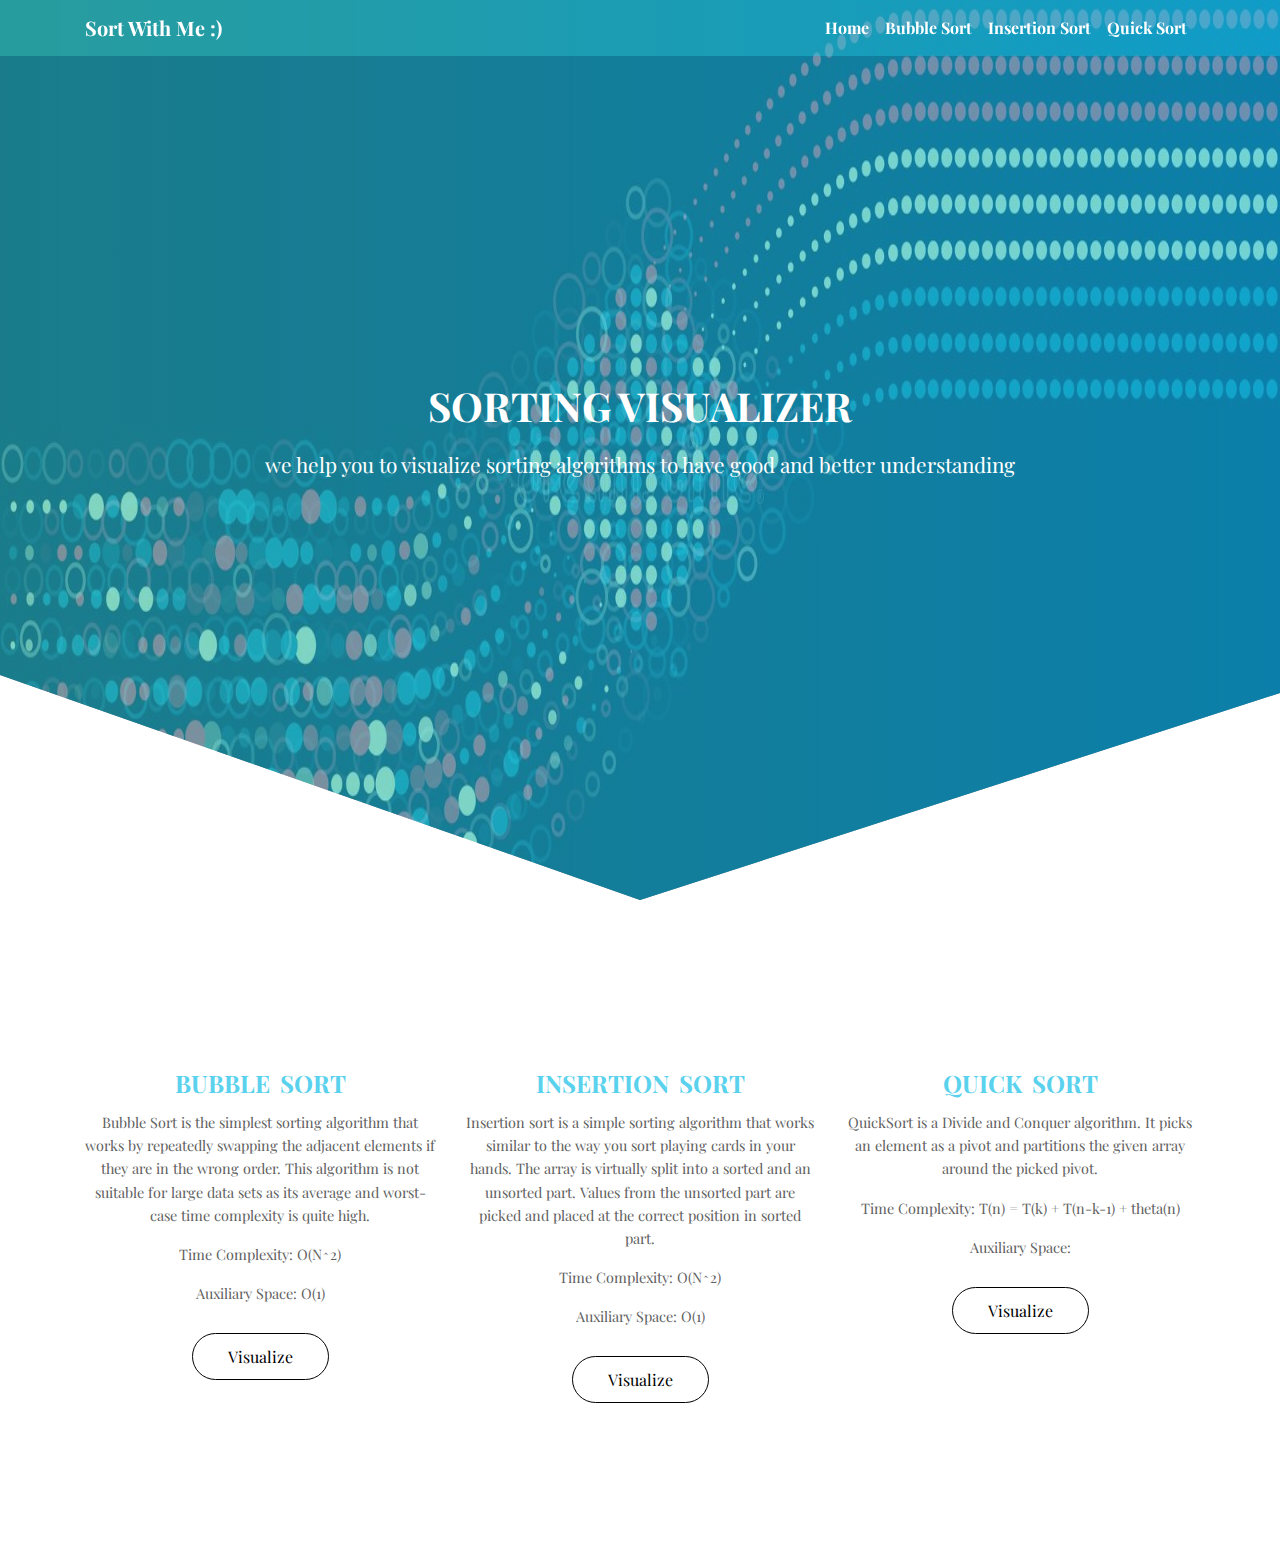
<file: index.html>
<!DOCTYPE html>
<html lang="en">
<head>
    <title>Sorting Visualizer</title>
    <meta charset="UTF-8">
    <meta name="viewport" content="width=device-width, initial-scale=1">
    <link rel="stylesheet" href="css/style.css">
  <link rel="stylesheet" href="https://cdn.jsdelivr.net/npm/bootstrap@4.6.1/dist/css/bootstrap.min.css">
  <link href="https://fonts.googleapis.com/css2?family=Playfair+Display&display=swap" rel="stylesheet">
  
</head>
<body>

<div class="header" id="topheader">
    <nav class="navbar navbar-expand-lg fixed-top">

    <div class="container" text-uppercase p-2>

        <a class="navbar-brand font-weight-bold text-white" href="#">Sort With Me :)</a>
        <button class="navbar-toggler" type="button" data-toggle="collapse" data-target="#navbarSupportedContent" aria-controls="navbarSupportedContent" aria-expanded="false" aria-label="Toggle navigation">
          <span class="navbar-toggler-icon"></span>
        </button>
      
        <div class="collapse navbar-collapse" id="navbarSupportedContent">
          <ul class="navbar-nav ml-auto" text-uppercase>

            <li class="nav-item active">
              <a class="nav-link" href="index.html">Home <span class="sr-only">(current)</span></a>
            </li>

            <li class="nav-item">
              <a class="nav-link" href="Bubble.html">Bubble Sort</a>
            </li>

            <li class="nav-item">
                <a class="nav-link" href="Insertion.html">Insertion Sort</a>
              </li>

            <li class="nav-item">
                <a class="nav-link" href="Quick.html">Quick Sort</a>
            </li>
            
          </ul>
          
        </div>

    </div>
    </nav>

    

    <section class="header-section">
        <div class="center-div">
            <h1 class="font-weight-bold"> SORTING VISUALIZER </h1>
            <p> we help you to visualize sorting algorithms to have good and better understanding </p>
        </div>
    </section>
</div>

<!-- ***************** header part end ***************  -->


<!-- ***************** next part start ***************  -->

<section class="header-extra-div">
    <div class="container">
        <div class="row">
            <div class=" extra-div col-lg-4 col-md-4 col-12">
                <h2> BUBBLE SORT </h2>
                <p> Bubble Sort is the simplest sorting algorithm that works by repeatedly swapping the adjacent 
                  elements if they are in the wrong order. This algorithm is not suitable for large data sets 
                  as its average and worst-case time complexity is quite high.</p>
                  <p>Time Complexity: O(N^2)</p>
                  <p> Auxiliary Space: O(1)</p>
                  <br>
            <a href="Bubble.html" > Visualize </a> 

            </div>

            <div class=" extra-div col-lg-4 col-md-4 col-12">
                <h2> INSERTION SORT </h2>
                <p> Insertion sort is a simple sorting algorithm that works similar to the way you sort playing cards
                   in your hands. The array is virtually split into a sorted and an unsorted part. 
                   Values from the unsorted part are picked and placed at the correct position in sorted part.</p>
                  <p>Time Complexity: O(N^2)</p>
                  <p> Auxiliary Space: O(1)</p>
                  <br>
            <a href="Insertion.html" > Visualize </a>

            </div>

            <div class=" extra-div col-lg-4 col-md-4 col-12">
                <h2> QUICK SORT </h2>
                <p> QuickSort is a Divide and Conquer algorithm. It picks an element as a pivot and partitions 
                  the given array around the picked pivot. 
                  <p>Time Complexity: T(n) = T(k) + T(n-k-1) + theta(n) </p>
                  <p> Auxiliary Space: </p>
                  <br>
            <a href="Quick.html" > Visualize </a>

            </div>

        </div>

    </div>
</section>

<!-- ***************** next part end ***************  -->




    <script src="https://cdn.jsdelivr.net/npm/jquery@3.6.0/dist/jquery.slim.min.js"></script>
    <script src="https://cdn.jsdelivr.net/npm/popper.js@1.16.1/dist/umd/popper.min.js"></script>
    <script src="https://cdn.jsdelivr.net/npm/bootstrap@4.6.1/dist/js/bootstrap.bundle.min.js"></script>    
</body>
</html>
</file>
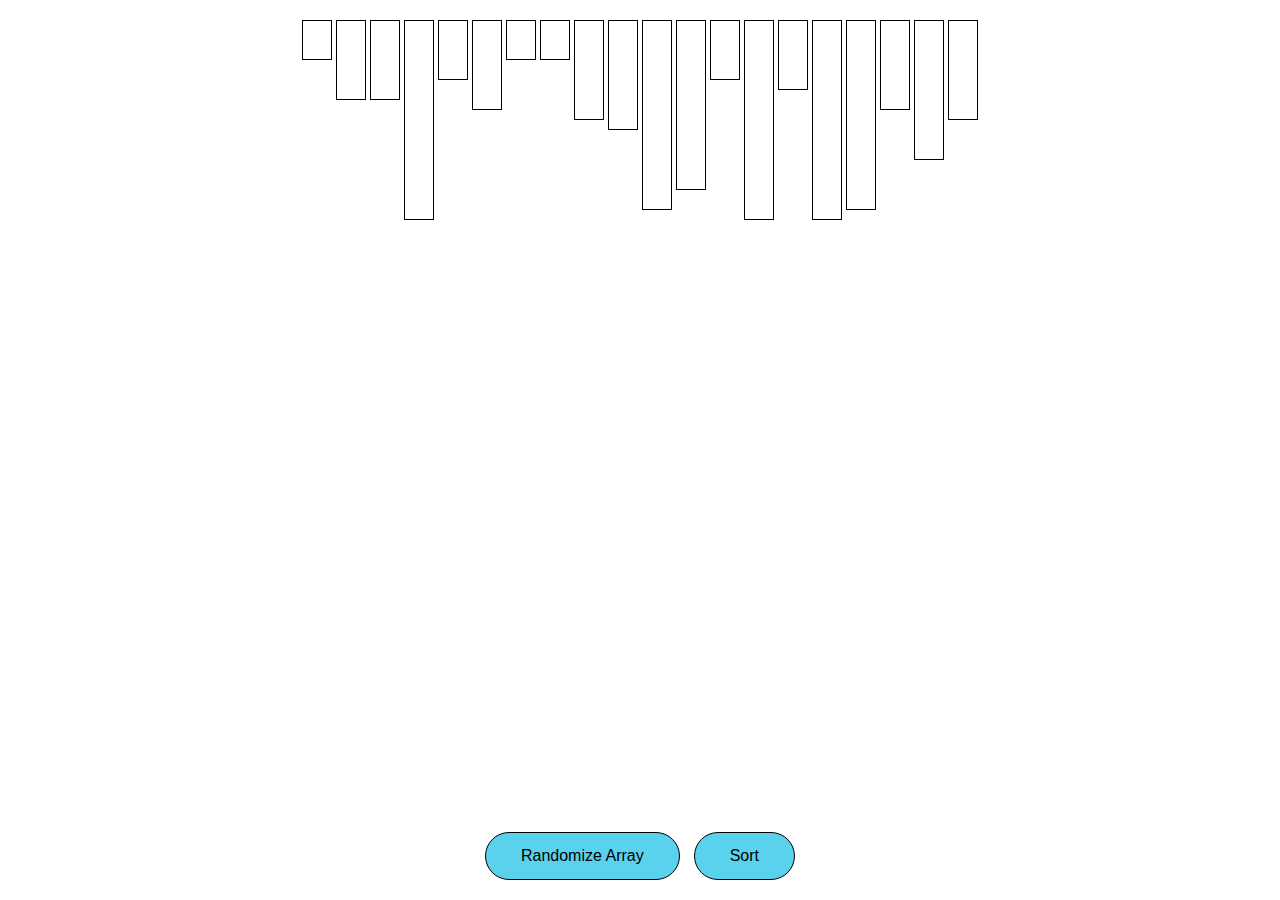
<file: Bubble.html>
<!DOCTYPE html>
<html lang="en">
<head>
    <meta charset="UTF-8">
    <meta http-equiv="X-UA-Compatible" content="IE=edge">
    <meta name="viewport" content="width=device-width, initial-scale=1.0">
    <link rel="stylesheet" href="css2/style.css">
    <title>Document</title>
</head>
<body>
    <div class="container">

        <div class="bars_container" id="bars_container"></div>

        <div class="buttons_container">
            <button class = "one" id="randomize_array_btn"> Randomize Array </button>
            <button class = "two" id="sort_btn"> Sort </button>
        </div>
    </div>




    <script src = "Bubble.js"></script>
</body>
</html>
</file>
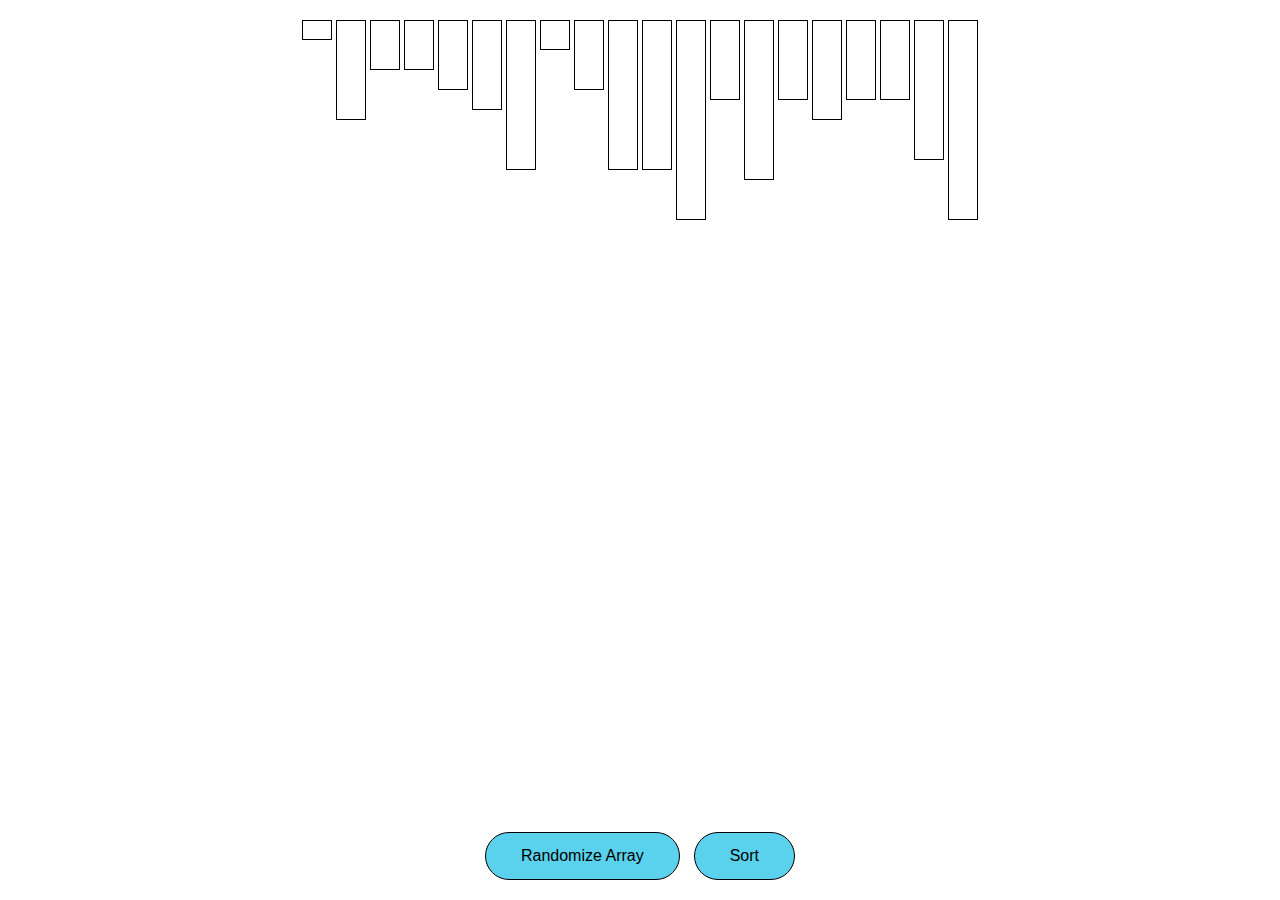
<file: Insertion.html>
<!DOCTYPE html>
<html lang="en">
<head>
    <meta charset="UTF-8">
    <meta http-equiv="X-UA-Compatible" content="IE=edge">
    <meta name="viewport" content="width=device-width, initial-scale=1.0">
    <link rel="stylesheet" href="css2/style.css">
    <title>Document</title>
</head>
<body>
    <div class="container">

        <div class="bars_container" id="bars_container"></div>

        <div class="buttons_container">
            <button class = "one" id="randomize_array_btn"> Randomize Array </button>
            <button class = "two" id="sort_btn"> Sort </button>
        </div>
    </div>




    <script src = "Insertion.js"></script>
</body>
</html>
</file>
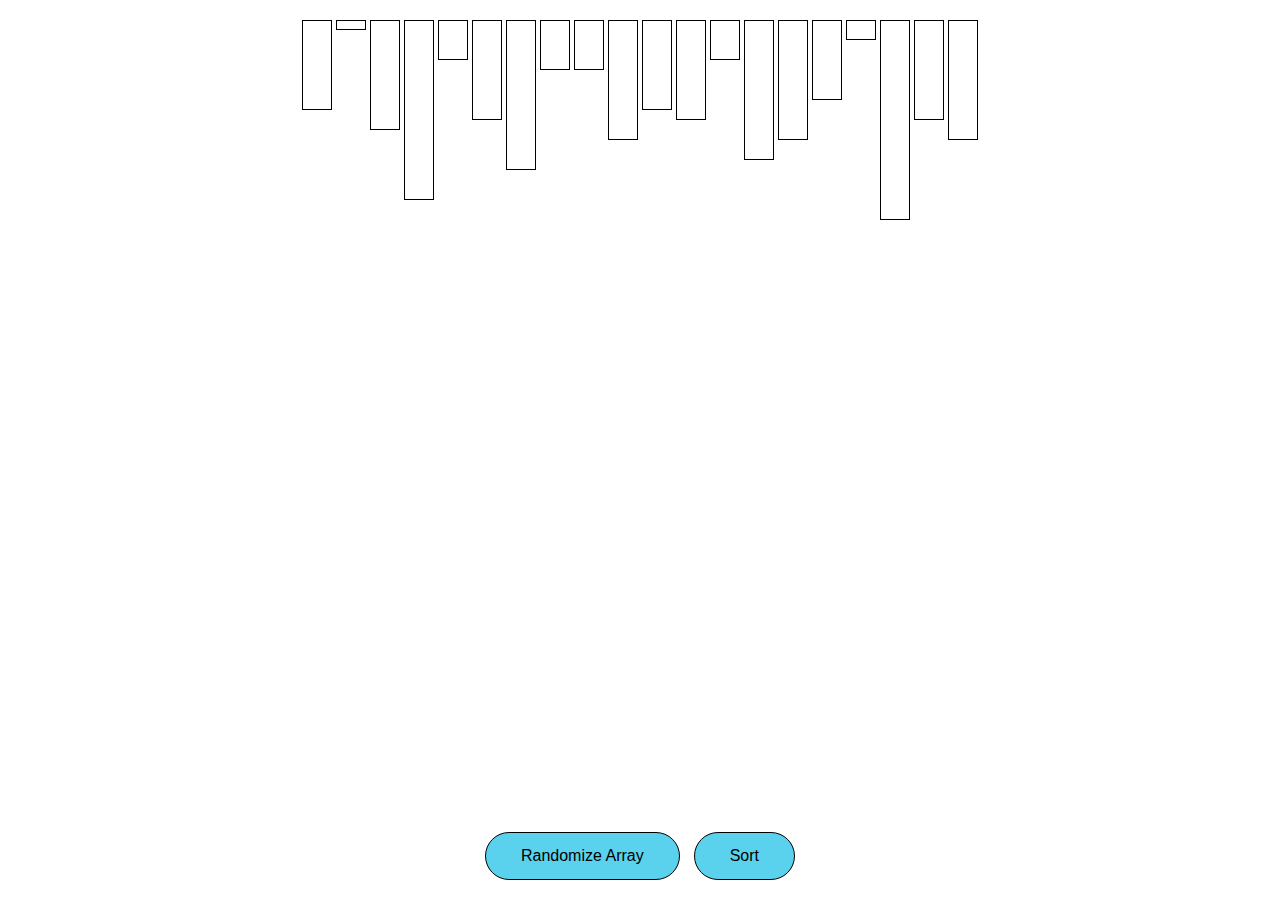
<file: Quick.html>
<!DOCTYPE html>
<html lang="en">
<head>
    <meta charset="UTF-8">
    <meta http-equiv="X-UA-Compatible" content="IE=edge">
    <meta name="viewport" content="width=device-width, initial-scale=1.0">
    <link rel="stylesheet" href="css2/style.css">
    <title>Document</title>
</head>
<body>
    <div class="container">

        <div class="bars_container" id="bars_container"></div>

        <div class="buttons_container">
            <button class = "one" id="randomize_array_btn"> Randomize Array </button>
            <button class = "two" id="sort_btn"> Sort </button>
        </div>
    </div>




    <script src = "Quick.js"></script>
</body>
</html>
</file>
<file: css/style.css>
*{  margin : 0;
    padding : 0;
    box-sizing: border-box;
    font-family: 'Playfair Display', serif;
 }

 a{ text-decoration: none;}

 a:hover{ text-decoration: none;}

 li{list-style: none;}

 p{
    font-size: 0.9rem;
    line-height: 1.6;
    font-weight: 400;
    color: #606060;
 }

 .extra-div h2{
    font-size: 1.5rem;
    margin: 20px 0 15px 0;
    font-weight: bold;
    line-height: 1.1;
    word-spacing: 4px;
    color:#5ad2ed;
 }


 .header {
    width: 100%;
    height: 100vh;
    background-image: linear-gradient(rgba(0,168,255,0.3),rgba(0,168,255,0.3)) , url('../images/bg2.jpg');
    background-repeat: no-repeat;
    background-size: 100% 100%;
    clip-path: polygon(100% 0% , 100% 77% , 50% 100% , 0 75%, 0 0);
    position: relative;
 }

 .header:before{
    content : "";
    position : absolute;
    top: 0%;
    bottom: 0%;
    left: 0%;
    right: 0%;
    opacity :.4;
    z-index: -1;
    background: linear-gradient(to right, #1e5799 0%, #3ccdbb 0%, #16c9f6 100%);

 }

 .navbar:before{
    content : "";
    position : absolute;
    top: 0%;
    bottom: 0%;
    left: 0%;
    right: 0%;
    opacity :.4;
    z-index: -1;
    background: linear-gradient(to right, #1e5799 0%, #3ccdbb 0%, #16c9f6 100%);
 }

 .nav-item a{
    color: #fff !important;
    font-weight: bold;
 }

 .header-section{
    width: 100%;
    height: inherit;
    color: white;
    text-align: center;
    position: relative;
 }

 .center-div{
    width: 100%;
    height: auto;
    position: absolute;
    top: 50%;
    left: 50%;
    transform: translate(-50%, -50%);
    -ms-transform: translate(-50%, -50%);
    -webkit-transform: translate(-50%, -50%);
 }

 .header-button a{
    border: 1px solid #fff;
    border-radius: 100px;
    margin: 0 5px;
    padding: 12px 35px;
    outline: none;
    color: #fff;
    font-size: 1rem;
    font-weight: 400;
    line-height: 1.4;
    text-align: center;

 }

 .header-button a:hover{
    color: #50d1c0;
    background: #fff;
    text-decoration: none;
    box-shadow: 0 0 20px 0 rgba(0,0,0,0.3);
 }

 .center-div p{
    font-size: 1.3rem;
    padding: 10px 0 20px 0;
    color: white;

 }

 .header-extra-div{
    width: 100%;
    height: auto;
    margin: 100px 0;
    text-align: center;
 }

 .extra-div{
    background: #fff;
    border: medium none;
    padding: 50px;
    border-radius: 3px;
    transition: 0.3s;

 }

 .extra-div:hover{
    box-shadow: 0 0 20px 0 rgba(0,0,0,0.3);
 }

 .extra-div a{
    border: 1px solid rgb(0, 0, 0);;
    border-radius: 100px;
    margin: 0 5px;
    padding: 12px 35px;
    outline: none;
    color: rgb(0, 0, 0);
    font-size: 1rem;
    font-weight: 400;
    line-height: 1.4;
    text-align: center;

 }

 .extra-div a:hover{
    color: rgb(0, 0, 0);
    background: #5ad2ed;
    text-decoration: none;
    box-shadow: 0 0 20px 0 rgba(0,0,0,0.3);
 }
</file>
<file: css2/style.css>
*{  margin : 0;
    padding : 0;
    box-sizing: border-box;
 }

 .container{
    max-width: 100vw;
    height: 100vh;
    width: 90%;
    margin: 0 auto;
    display: flex;
    flex-direction: column;
    align-items: center;
    justify-content: space-between;
    padding: 20px 0px;
 }

 .bars_container{
    display: flex;
    flex-direction: row;

 }

 .bar{
    width: 30px;
    border: 1px solid black;
    margin: 0 2px;
    transition: height 0.5s ease-in-out;
 }

 .one
 {
   border: 1px solid rgb(0, 0, 0);;
    border-radius: 100px;
    margin: 0 5px;
    padding: 12px 35px;
    outline: none;
    color: rgb(0, 0, 0);
    font-size: 1rem;
    font-weight: 400;
    line-height: 1.4;
    text-align: center;
    background: #5ad2ed;
 }

 .two
 {
   border: 1px solid rgb(0, 0, 0);;
    border-radius: 100px;
    margin: 0 5px;
    padding: 12px 35px;
    outline: none;
    color: rgb(0, 0, 0);
    font-size: 1rem;
    font-weight: 400;
    line-height: 1.4;
    text-align: center;
    background: #5ad2ed;
 }
</file>
